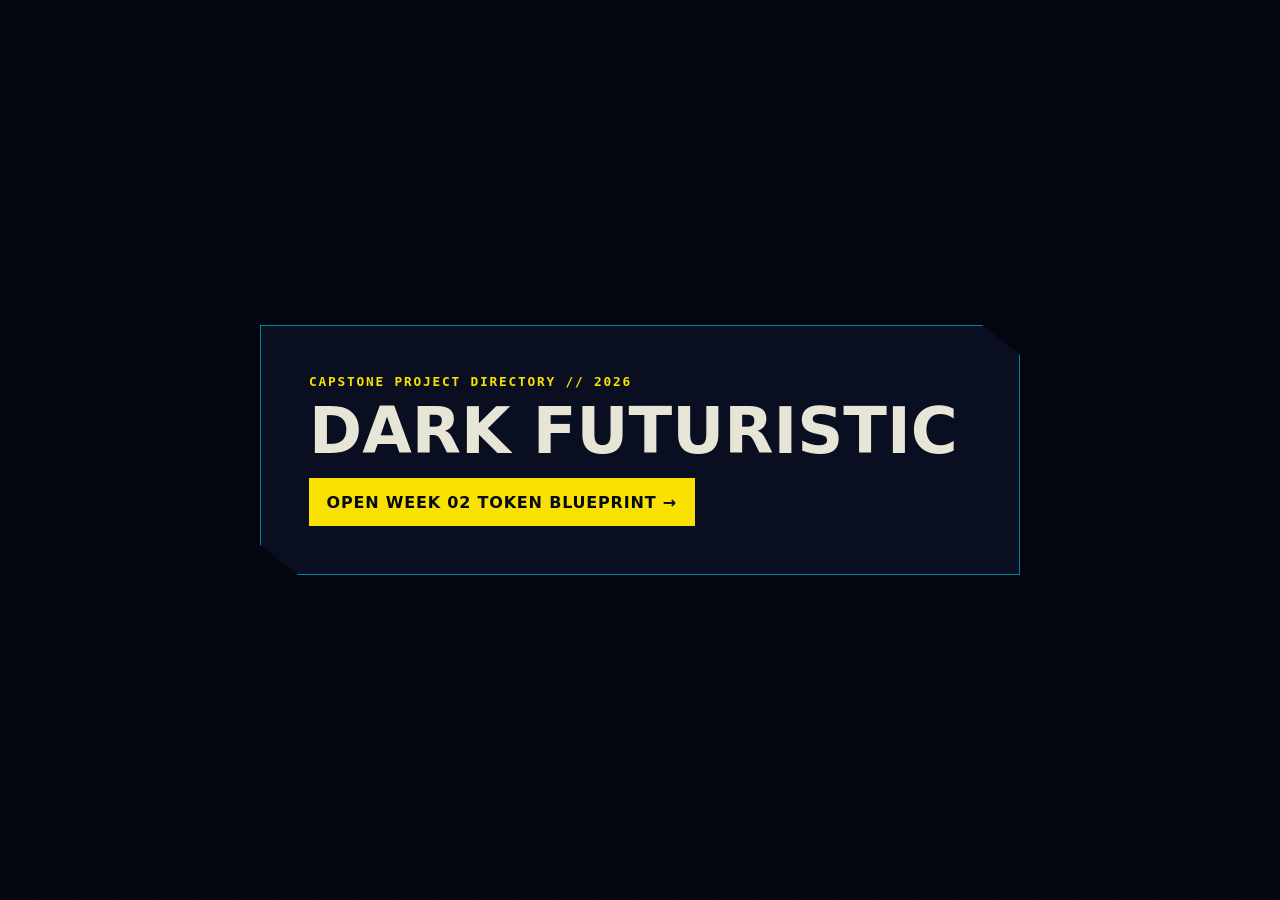
<file: index.html>
<!DOCTYPE html>
<html lang="en">
<head>
  <meta charset="UTF-8">
  <meta name="viewport" content="width=device-width, initial-scale=1.0">
  <meta name="description" content="Dark Futuristic capstone project milestone directory.">
  <title>Dark Futuristic | Capstone Milestones</title>
  <style>
    :root {
      color-scheme: dark;
      --bg: oklch(12% 0.025 270);
      --surface: oklch(18% 0.04 270);
      --text: oklch(92% 0.02 100);
      --muted: oklch(72% 0.035 250);
      --accent: oklch(90% 0.20 102);
      --line: oklch(52% 0.17 208);
    }

    * { box-sizing: border-box; }

    body {
      margin: 0;
      min-height: 100vh;
      display: grid;
      place-items: center;
      padding: 2rem;
      font-family: Inter, ui-sans-serif, system-ui, -apple-system, BlinkMacSystemFont, "Segoe UI", sans-serif;
      color: var(--text);
      background:
        linear-gradient(oklch(12% 0.025 270 / 0.88), oklch(12% 0.025 270 / 0.96)),
        repeating-linear-gradient(90deg, transparent 0 39px, oklch(52% 0.17 208 / 0.08) 40px),
        repeating-linear-gradient(0deg, transparent 0 39px, oklch(52% 0.17 208 / 0.08) 40px),
        var(--bg);
    }

    main {
      width: min(760px, 100%);
      padding: clamp(1.5rem, 4vw, 3rem);
      border: 1px solid var(--line);
      background: oklch(18% 0.04 270 / 0.9);
      box-shadow: 10px 10px 0 oklch(90% 0.20 102 / 0.18);
      clip-path: polygon(0 0, 95% 0, 100% 12%, 100% 100%, 5% 100%, 0 88%);
    }

    .eyebrow {
      margin: 0 0 .75rem;
      color: var(--accent);
      font: 700 .8rem/1.2 ui-monospace, SFMono-Regular, Menlo, monospace;
      letter-spacing: .14em;
      text-transform: uppercase;
    }

    h1 {
      margin: 0;
      font-size: clamp(2rem, 1.2rem + 4vw, 4rem);
      line-height: .95;
      text-transform: uppercase;
    }

    p { color: var(--muted); line-height: 1.7; }

    a {
      display: inline-flex;
      align-items: center;
      gap: .6rem;
      margin-top: 1rem;
      padding: .9rem 1.1rem;
      color: oklch(15% 0.03 270);
      background: var(--accent);
      text-decoration: none;
      font-weight: 800;
      text-transform: uppercase;
      letter-spacing: .05em;
    }

    a:hover, a:focus-visible { transform: translate(-2px, -2px); box-shadow: 4px 4px 0 var(--line); }
    a:focus-visible { outline: 3px solid var(--text); outline-offset: 4px; }
  </style>
</head>
<body>
  <main>
    <p class="eyebrow">Capstone Project Directory // 2026</p>
    <h1>Dark Futuristic</h1>
    <a href="week02/index.html">Open Week 02 Token Blueprint →</a>
  </main>
</body>
</html>
</file>
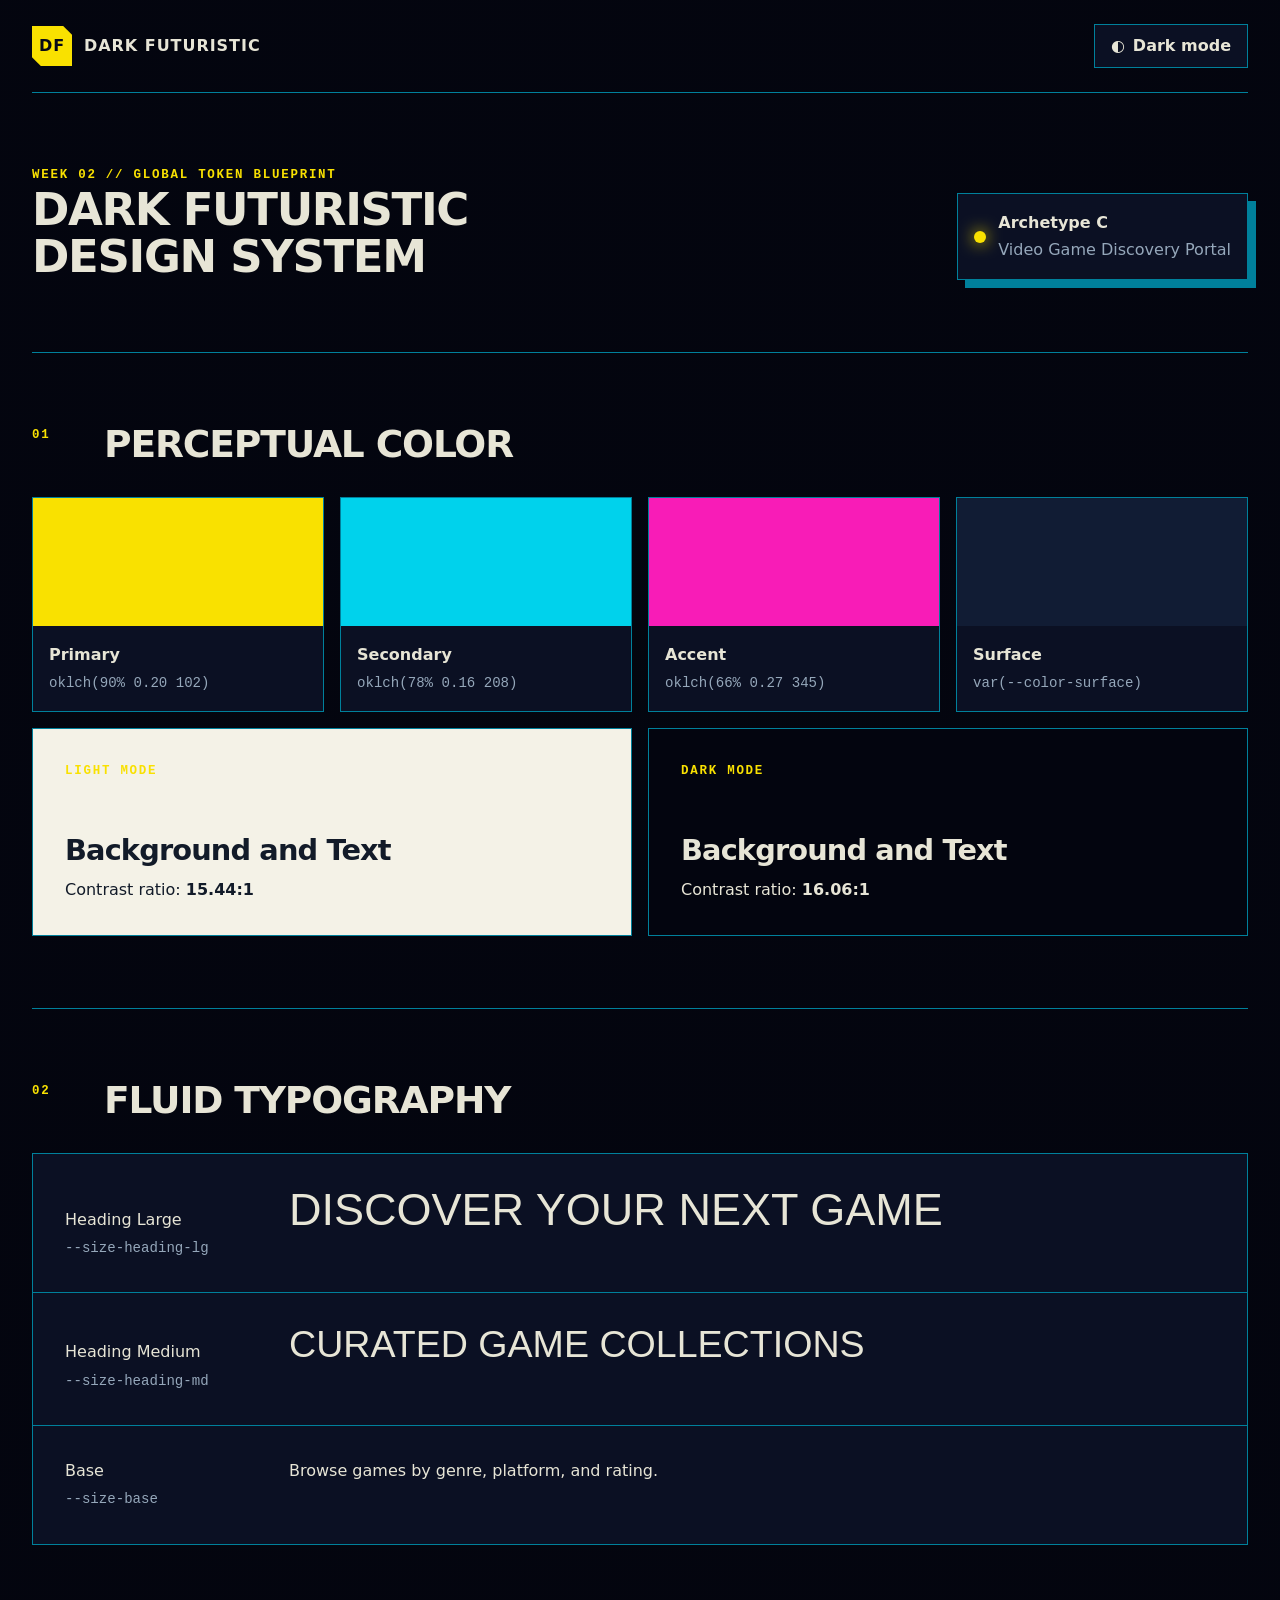
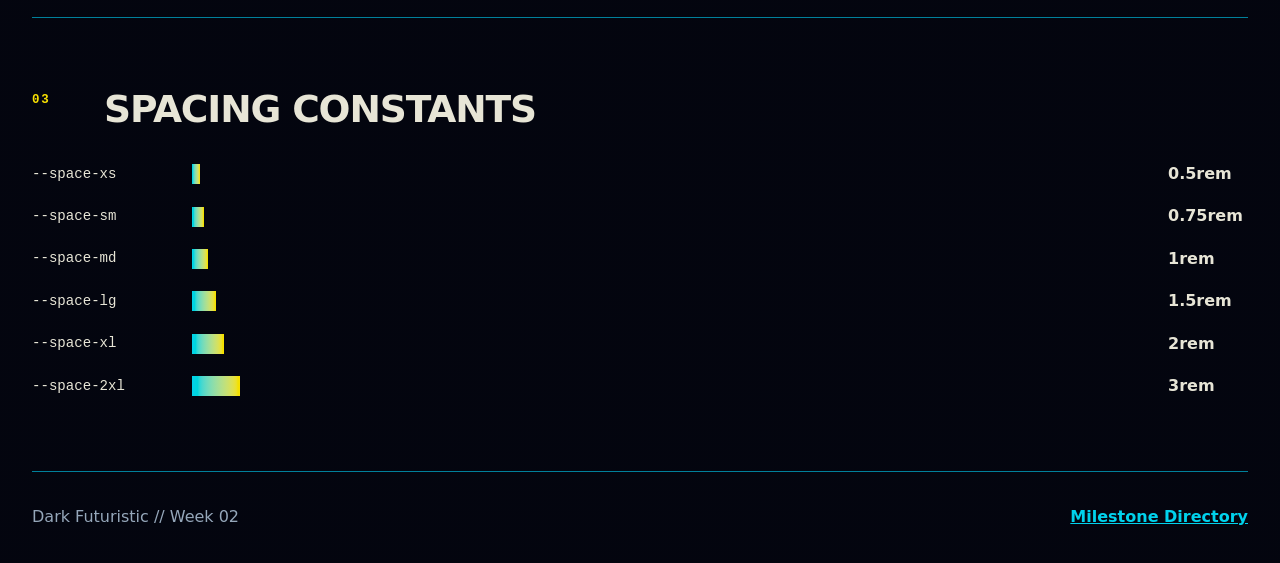
<file: week02/index.html>
<!DOCTYPE html>
<html lang="en" data-theme="dark">
<head>
  <meta charset="UTF-8">

  <meta
    name="viewport"
    content="width=device-width, initial-scale=1.0"
  >

  <meta
    name="description"
    content="Dark Futuristic Week 02 design-system token blueprint."
  >

  <title>Dark Futuristic | Week 02 Design Tokens</title>

  <link rel="stylesheet" href="styles.css">
</head>

<body>
  <a class="skip-link" href="#main-content">
    Skip to main content
  </a>

  <header class="site-header">
    <a class="brand" href="../index.html">
      <span class="brand__mark" aria-hidden="true">DF</span>
      <span>Dark Futuristic</span>
    </a>

    <button
      class="theme-toggle"
      type="button"
      aria-pressed="true"
      aria-label="Switch to light mode"
    >
      <span aria-hidden="true">◐</span>
      <span class="theme-toggle__label">Dark mode</span>
    </button>
  </header>

  <main id="main-content">
    <section class="hero" aria-labelledby="page-title">
      <div>
        <p class="eyebrow">
          Week 02 // Global Token Blueprint
        </p>

        <h1 id="page-title">
          Dark Futuristic Design System
        </h1>
      </div>

      <aside class="hero__status" aria-label="Project information">
        <span class="status-dot" aria-hidden="true"></span>

        <div>
          <strong>Archetype C</strong>
          <span>Video Game Discovery Portal</span>
        </div>
      </aside>
    </section>

    <section class="token-section" aria-labelledby="color-title">
      <header class="section-heading">
        <p class="section-number" aria-hidden="true">01</p>

        <div>
          <h2 id="color-title">Perceptual Color</h2>
        </div>
      </header>

      <div class="palette-grid">
        <div class="color-card color-card--primary">
          <span
            class="color-card__swatch"
            aria-hidden="true"
          ></span>

          <div>
            <strong>Primary</strong>
            <code>oklch(90% 0.20 102)</code>
          </div>
        </div>

        <div class="color-card color-card--secondary">
          <span
            class="color-card__swatch"
            aria-hidden="true"
          ></span>

          <div>
            <strong>Secondary</strong>
            <code>oklch(78% 0.16 208)</code>
          </div>
        </div>

        <div class="color-card color-card--accent">
          <span
            class="color-card__swatch"
            aria-hidden="true"
          ></span>

          <div>
            <strong>Accent</strong>
            <code>oklch(66% 0.27 345)</code>
          </div>
        </div>

        <div class="color-card color-card--surface">
          <span
            class="color-card__swatch"
            aria-hidden="true"
          ></span>

          <div>
            <strong>Surface</strong>
            <code>var(--color-surface)</code>
          </div>
        </div>
      </div>

      <div class="contrast-grid">
        <article class="contrast-card contrast-card--light">
          <p class="contrast-card__mode">Light Mode</p>

          <h3>Background and Text</h3>

          <p>
            Contrast ratio:
            <strong>15.44:1</strong>
          </p>
        </article>

        <article class="contrast-card contrast-card--dark">
          <p class="contrast-card__mode">Dark Mode</p>

          <h3>Background and Text</h3>

          <p>
            Contrast ratio:
            <strong>16.06:1</strong>
          </p>
        </article>
      </div>
    </section>

    <section class="token-section" aria-labelledby="type-title">
      <header class="section-heading">
        <p class="section-number" aria-hidden="true">02</p>

        <div>
          <h2 id="type-title">Fluid Typography</h2>
        </div>
      </header>

      <div class="type-specimens">
        <div class="type-row">
          <div>
            <span>Heading Large</span>
            <code>--size-heading-lg</code>
          </div>

          <p class="type-lg">
            Discover Your Next Game
          </p>
        </div>

        <div class="type-row">
          <div>
            <span>Heading Medium</span>
            <code>--size-heading-md</code>
          </div>

          <p class="type-md">
            Curated Game Collections
          </p>
        </div>

        <div class="type-row">
          <div>
            <span>Base</span>
            <code>--size-base</code>
          </div>

          <p class="type-base">
            Browse games by genre, platform, and rating.
          </p>
        </div>
      </div>
    </section>

    <section class="token-section" aria-labelledby="spacing-title">
      <header class="section-heading">
        <p class="section-number" aria-hidden="true">03</p>

        <div>
          <h2 id="spacing-title">Spacing Constants</h2>
        </div>
      </header>

      <div class="spacing-list">
        <div class="spacing-item">
          <code>--space-xs</code>
          <span
            class="space-bar space-bar--xs"
            aria-hidden="true"
          ></span>
          <strong>0.5rem</strong>
        </div>

        <div class="spacing-item">
          <code>--space-sm</code>
          <span
            class="space-bar space-bar--sm"
            aria-hidden="true"
          ></span>
          <strong>0.75rem</strong>
        </div>

        <div class="spacing-item">
          <code>--space-md</code>
          <span
            class="space-bar space-bar--md"
            aria-hidden="true"
          ></span>
          <strong>1rem</strong>
        </div>

        <div class="spacing-item">
          <code>--space-lg</code>
          <span
            class="space-bar space-bar--lg"
            aria-hidden="true"
          ></span>
          <strong>1.5rem</strong>
        </div>

        <div class="spacing-item">
          <code>--space-xl</code>
          <span
            class="space-bar space-bar--xl"
            aria-hidden="true"
          ></span>
          <strong>2rem</strong>
        </div>

        <div class="spacing-item">
          <code>--space-2xl</code>
          <span
            class="space-bar space-bar--2xl"
            aria-hidden="true"
          ></span>
          <strong>3rem</strong>
        </div>
      </div>
    </section>
  </main>

  <footer>
    <p>Dark Futuristic // Week 02</p>

    <a href="../index.html">
      Milestone Directory
    </a>
  </footer>

  <script>
    const root = document.documentElement;
    const toggle = document.querySelector(".theme-toggle");
    const label = document.querySelector(".theme-toggle__label");

    toggle.addEventListener("click", () => {
      const isDark = root.dataset.theme === "dark";
      const nextTheme = isDark ? "light" : "dark";

      root.dataset.theme = nextTheme;

      toggle.setAttribute(
        "aria-pressed",
        String(nextTheme === "dark")
      );

      toggle.setAttribute(
        "aria-label",
        `Switch to ${nextTheme === "dark" ? "light" : "dark"} mode`
      );

      label.textContent =
        nextTheme === "dark" ? "Dark mode" : "Light mode";
    });
  </script>
</body>
</html>
</file>
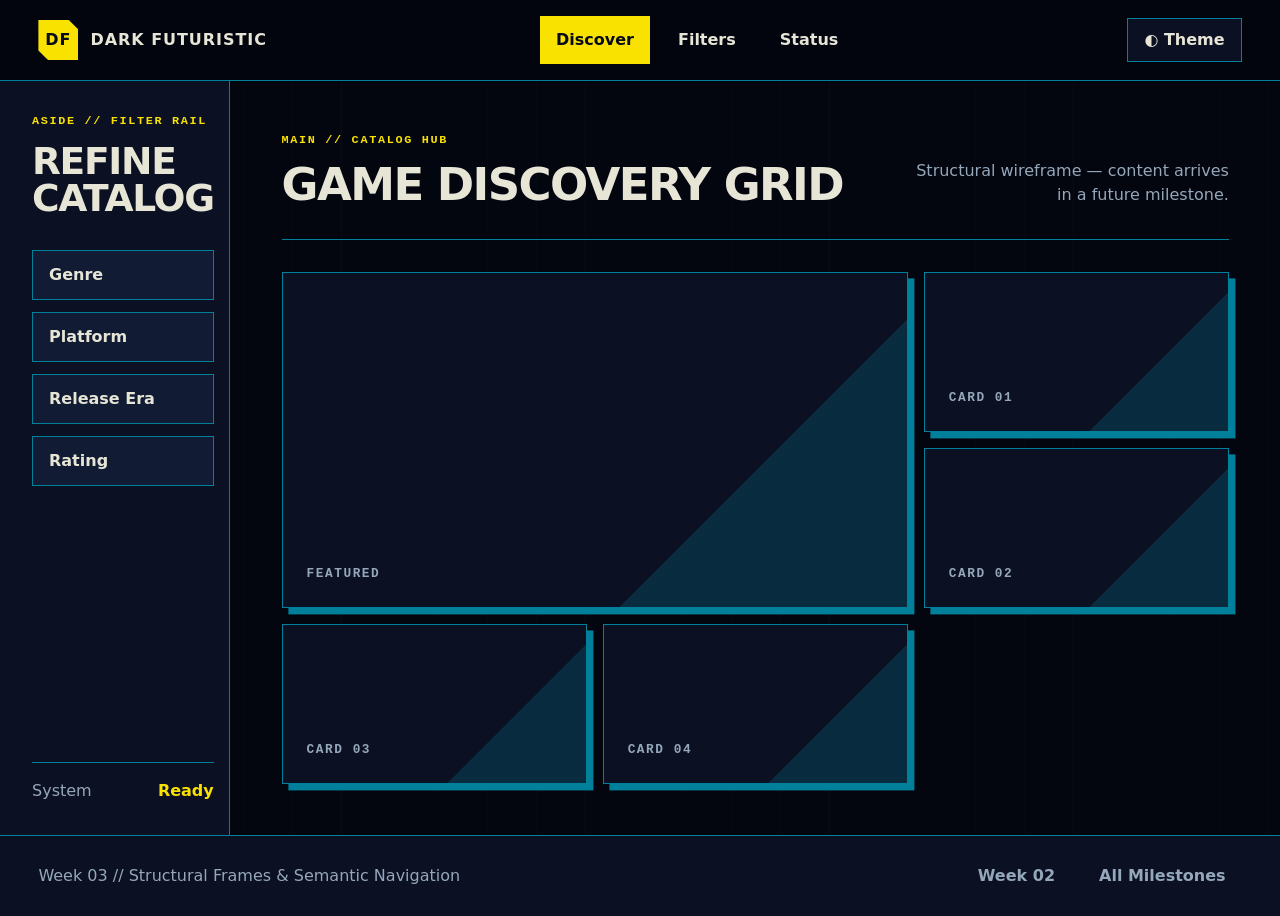
<file: week03/index.html>
<!DOCTYPE html>
<html lang="en" data-theme="dark">
<head>
  <meta charset="UTF-8">
  <meta name="viewport" content="width=device-width, initial-scale=1.0">
  <meta name="description" content="Dark Futuristic Week 03 semantic structural frame for a video game curation portal.">
  <title>Dark Futuristic | Week 03 Structural Frame</title>
  <link rel="stylesheet" href="styles.css">
</head>
<body>
  <a class="skip-link" href="#catalog">Skip to game catalog</a>

  <header class="site-header">
    <a class="brand" href="../index.html" aria-label="Dark Futuristic milestone directory">
      <span class="brand__mark" aria-hidden="true">DF</span>
      <span>Dark Futuristic</span>
    </a>

    <nav class="primary-nav" aria-label="Primary navigation">
      <a href="#catalog" aria-current="page">Discover</a>
      <a href="#filter-panel">Filters</a>
      <a href="#project-status">Status</a>
    </nav>

    <button class="theme-toggle" type="button" aria-pressed="true">
      <span aria-hidden="true">◐</span>
      <span>Theme</span>
    </button>
  </header>

  <section class="portal-frame" aria-label="Video game discovery portal layout">
    <aside class="filter-rail" id="filter-panel" aria-labelledby="filter-title">
      <header class="panel-heading">
        <p class="zone-label">Aside // Filter Rail</p>
        <h1 id="filter-title">Refine Catalog</h1>
      </header>

      <nav class="filter-nav" aria-label="Catalog filters">
        <a href="#genre">Genre</a>
        <a href="#platform">Platform</a>
        <a href="#release">Release Era</a>
        <a href="#rating">Rating</a>
      </nav>

      <footer class="filter-status">
        <span>System</span>
        <strong>Ready</strong>
      </footer>
    </aside>

    <main class="catalog" id="catalog" tabindex="-1">
      <header class="catalog-heading">
        <section>
          <p class="zone-label">Main // Catalog Hub</p>
          <h2>Game Discovery Grid</h2>
        </section>
        <p class="layout-note">Structural wireframe — content arrives in a future milestone.</p>
      </header>

      <section class="catalog-grid" aria-label="Future catalog card positions">
        <article aria-label="Featured game card position"><span>Featured</span></article>
        <article aria-label="Game card position one"><span>Card 01</span></article>
        <article aria-label="Game card position two"><span>Card 02</span></article>
        <article aria-label="Game card position three"><span>Card 03</span></article>
        <article aria-label="Game card position four"><span>Card 04</span></article>
      </section>
    </main>
  </section>

  <footer class="site-footer" id="project-status">
    <p>Week 03 // Structural Frames &amp; Semantic Navigation</p>
    <nav aria-label="Milestone navigation">
      <a href="../week02/index.html">Week 02</a>
      <a href="../index.html">All Milestones</a>
    </nav>
  </footer>

  <script>
    const root = document.documentElement;
    const toggle = document.querySelector('.theme-toggle');

    toggle.addEventListener('click', () => {
      const isDark = root.dataset.theme === 'dark';
      root.dataset.theme = isDark ? 'light' : 'dark';
      toggle.setAttribute('aria-pressed', String(!isDark));
    });
  </script>
</body>
</html>
</file>
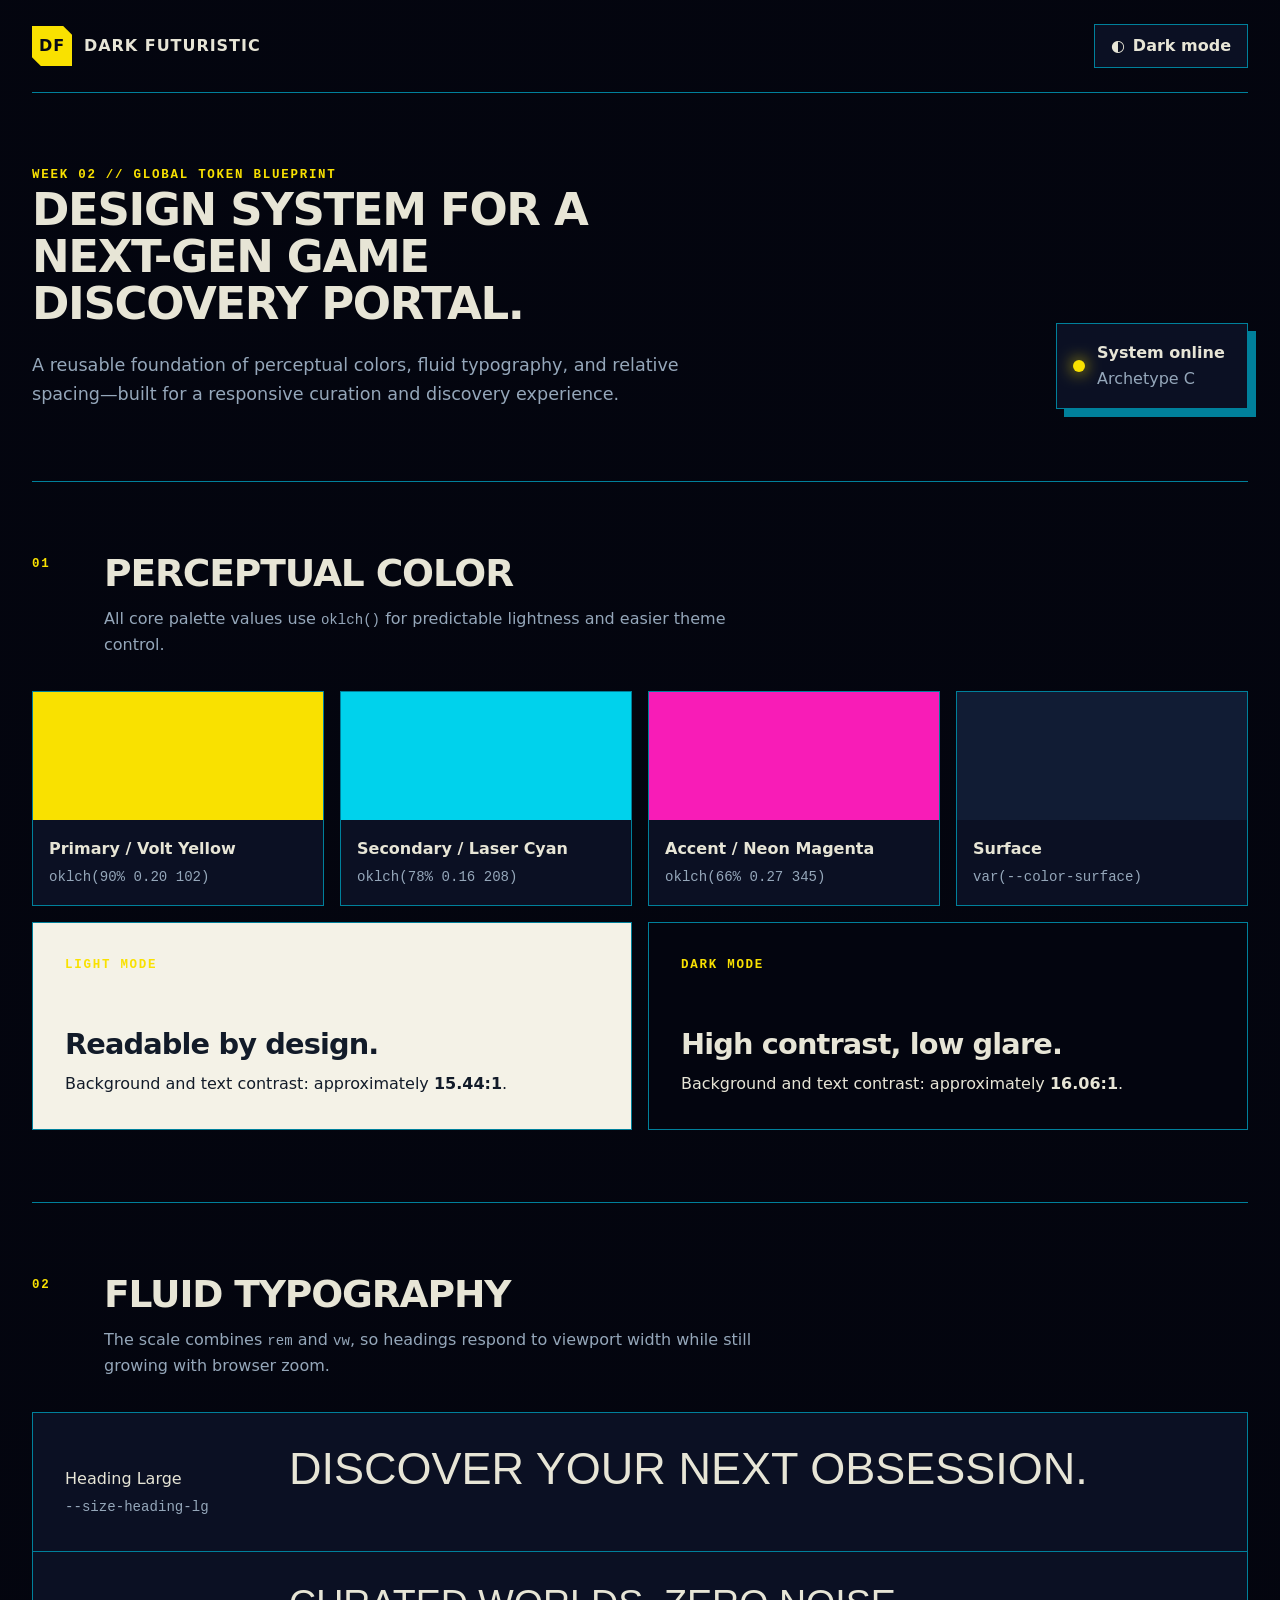
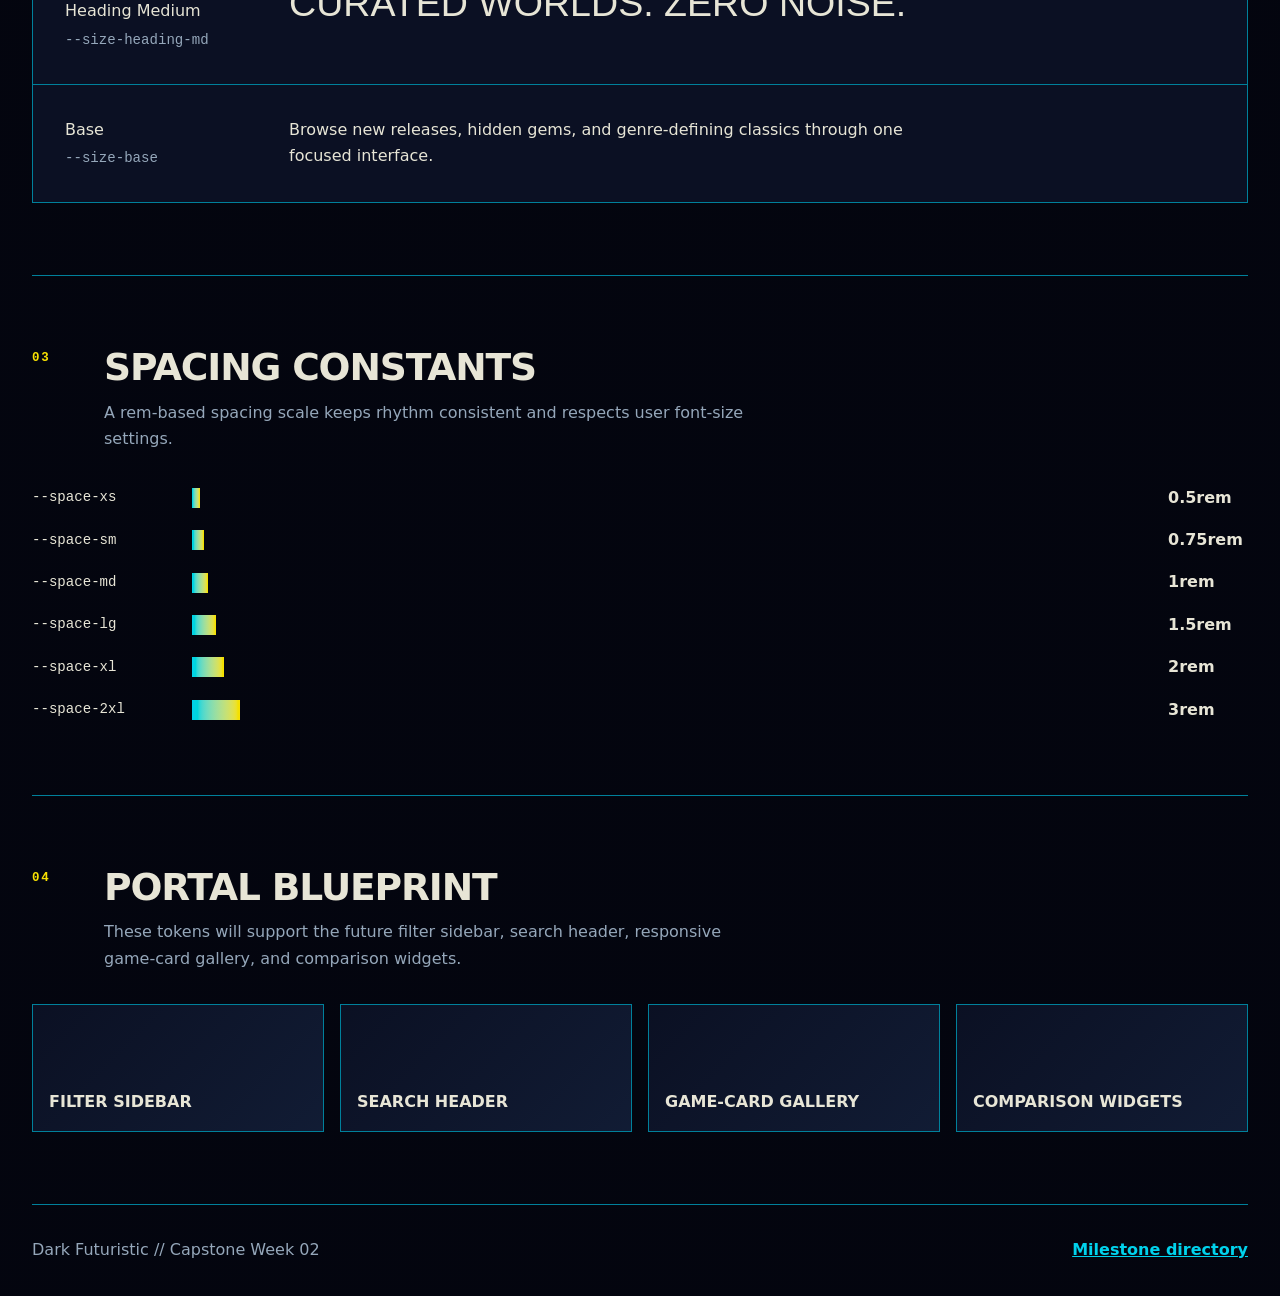
<file: week2/index.html>
<!DOCTYPE html>
<html lang="en" data-theme="dark">
<head>
  <meta charset="UTF-8">
  <meta name="viewport" content="width=device-width, initial-scale=1.0">
  <meta name="description" content="Dark Futuristic design system token blueprint for a video game discovery portal.">
  <title>Dark Futuristic | Week 02 Design Tokens</title>
  <link rel="stylesheet" href="styles.css">
</head>
<body>
  <a class="skip-link" href="#main-content">Skip to main content</a>

  <header class="site-header">
    <a class="brand" href="../index.html" aria-label="Dark Futuristic home">
      <span class="brand__mark" aria-hidden="true">DF</span>
      <span>Dark Futuristic</span>
    </a>
    <button class="theme-toggle" type="button" aria-pressed="true" aria-label="Switch to light mode">
      <span aria-hidden="true">◐</span>
      <span class="theme-toggle__label">Dark mode</span>
    </button>
  </header>

  <main id="main-content">
    <section class="hero" aria-labelledby="page-title">
      <div>
        <p class="eyebrow">Week 02 // Global Token Blueprint</p>
        <h1 id="page-title">Design system for a next-gen game discovery portal.</h1>
        <p class="hero__summary">A reusable foundation of perceptual colors, fluid typography, and relative spacing—built for a responsive curation and discovery experience.</p>
      </div>
      <aside class="hero__status" aria-label="Project status">
        <span class="status-dot" aria-hidden="true"></span>
        <div>
          <strong>System online</strong>
          <span>Archetype C</span>
        </div>
      </aside>
    </section>

    <section class="token-section" aria-labelledby="color-title">
      <div class="section-heading">
        <p class="section-number">01</p>
        <div>
          <h2 id="color-title">Perceptual color</h2>
          <p>All core palette values use <code>oklch()</code> for predictable lightness and easier theme control.</p>
        </div>
      </div>

      <div class="palette-grid">
        <article class="color-card color-card--primary">
          <span class="color-card__swatch"></span>
          <div><strong>Primary / Volt Yellow</strong><code>oklch(90% 0.20 102)</code></div>
        </article>
        <article class="color-card color-card--secondary">
          <span class="color-card__swatch"></span>
          <div><strong>Secondary / Laser Cyan</strong><code>oklch(78% 0.16 208)</code></div>
        </article>
        <article class="color-card color-card--accent">
          <span class="color-card__swatch"></span>
          <div><strong>Accent / Neon Magenta</strong><code>oklch(66% 0.27 345)</code></div>
        </article>
        <article class="color-card color-card--surface">
          <span class="color-card__swatch"></span>
          <div><strong>Surface</strong><code>var(--color-surface)</code></div>
        </article>
      </div>

      <div class="contrast-grid">
        <article class="contrast-card contrast-card--light">
          <p class="contrast-card__mode">Light mode</p>
          <h3>Readable by design.</h3>
          <p>Background and text contrast: approximately <strong>15.44:1</strong>.</p>
        </article>
        <article class="contrast-card contrast-card--dark">
          <p class="contrast-card__mode">Dark mode</p>
          <h3>High contrast, low glare.</h3>
          <p>Background and text contrast: approximately <strong>16.06:1</strong>.</p>
        </article>
      </div>
    </section>

    <section class="token-section" aria-labelledby="type-title">
      <div class="section-heading">
        <p class="section-number">02</p>
        <div>
          <h2 id="type-title">Fluid typography</h2>
          <p>The scale combines <code>rem</code> and <code>vw</code>, so headings respond to viewport width while still growing with browser zoom.</p>
        </div>
      </div>

      <div class="type-specimens">
        <article class="type-row">
          <div><span>Heading Large</span><code>--size-heading-lg</code></div>
          <p class="type-lg">Discover your next obsession.</p>
        </article>
        <article class="type-row">
          <div><span>Heading Medium</span><code>--size-heading-md</code></div>
          <p class="type-md">Curated worlds. Zero noise.</p>
        </article>
        <article class="type-row">
          <div><span>Base</span><code>--size-base</code></div>
          <p class="type-base">Browse new releases, hidden gems, and genre-defining classics through one focused interface.</p>
        </article>
      </div>
    </section>

    <section class="token-section" aria-labelledby="spacing-title">
      <div class="section-heading">
        <p class="section-number">03</p>
        <div>
          <h2 id="spacing-title">Spacing constants</h2>
          <p>A rem-based spacing scale keeps rhythm consistent and respects user font-size settings.</p>
        </div>
      </div>

      <div class="spacing-list">
        <div class="spacing-item"><code>--space-xs</code><span class="space-bar space-bar--xs"></span><strong>0.5rem</strong></div>
        <div class="spacing-item"><code>--space-sm</code><span class="space-bar space-bar--sm"></span><strong>0.75rem</strong></div>
        <div class="spacing-item"><code>--space-md</code><span class="space-bar space-bar--md"></span><strong>1rem</strong></div>
        <div class="spacing-item"><code>--space-lg</code><span class="space-bar space-bar--lg"></span><strong>1.5rem</strong></div>
        <div class="spacing-item"><code>--space-xl</code><span class="space-bar space-bar--xl"></span><strong>2rem</strong></div>
        <div class="spacing-item"><code>--space-2xl</code><span class="space-bar space-bar--2xl"></span><strong>3rem</strong></div>
      </div>
    </section>

    <section class="token-section blueprint" aria-labelledby="blueprint-title">
      <div class="section-heading">
        <p class="section-number">04</p>
        <div>
          <h2 id="blueprint-title">Portal blueprint</h2>
          <p>These tokens will support the future filter sidebar, search header, responsive game-card gallery, and comparison widgets.</p>
        </div>
      </div>
      <div class="blueprint-grid" aria-label="Future interface components">
        <div>Filter sidebar</div>
        <div>Search header</div>
        <div>Game-card gallery</div>
        <div>Comparison widgets</div>
      </div>
    </section>
  </main>

  <footer>
    <p>Dark Futuristic // Capstone Week 02</p>
    <a href="../index.html">Milestone directory</a>
  </footer>

  <script>
    const root = document.documentElement;
    const toggle = document.querySelector('.theme-toggle');
    const label = document.querySelector('.theme-toggle__label');

    toggle.addEventListener('click', () => {
      const isDark = root.dataset.theme === 'dark';
      root.dataset.theme = isDark ? 'light' : 'dark';
      toggle.setAttribute('aria-pressed', String(!isDark));
      toggle.setAttribute('aria-label', `Switch to ${isDark ? 'dark' : 'light'} mode`);
      label.textContent = isDark ? 'Light mode' : 'Dark mode';
    });
  </script>
</body>
</html>
</file>
<file: week02/styles.css>
@layer reset, tokens, base, components, utilities;

@layer tokens {
  :root {
    color-scheme: light dark;

    /* Brand colors: cyberpunk-inspired, without copied artwork or logos. */
    --color-primary: oklch(90% 0.20 102);
    --color-secondary: oklch(78% 0.16 208);
    --color-accent: oklch(66% 0.27 345);

    /* Light mode tokens */
    --color-background: oklch(96% 0.015 100);
    --color-surface: oklch(100% 0 0);
    --color-surface-raised: oklch(92% 0.025 235);
    --color-text: oklch(22% 0.03 260);
    --color-text-muted: oklch(46% 0.035 255);
    --color-border: oklch(70% 0.08 210);

    /* Fluid type tokens */
    --size-base: 1rem;
    --size-heading-md: clamp(1.5rem, 1.15rem + 1.5vw, 2.5rem);
    --size-heading-lg: clamp(1.75rem, 1.31rem + 1.88vw, 3rem);

    /* Relative spacing tokens */
    --space-xs: 0.5rem;
    --space-sm: 0.75rem;
    --space-md: 1rem;
    --space-lg: 1.5rem;
    --space-xl: 2rem;
    --space-2xl: 3rem;
    --space-3xl: 4.5rem;

    --radius-sm: 0.25rem;
    --radius-md: 0.75rem;
    --shadow-hard: 0.5rem 0.5rem 0 var(--color-border);
    --content-width: 76rem;
  }

  :root[data-theme="dark"] {
    --color-background: oklch(12% 0.025 270);
    --color-surface: oklch(18% 0.04 270);
    --color-surface-raised: oklch(23% 0.05 265);
    --color-text: oklch(92% 0.02 100);
    --color-text-muted: oklch(72% 0.035 250);
    --color-border: oklch(52% 0.17 208);
  }
}

@layer reset {
  *, *::before, *::after { box-sizing: border-box; }
  html { scroll-behavior: smooth; }
  body, h1, h2, h3, p { margin: 0; }
  button, input { font: inherit; }
  img, svg { display: block; max-width: 100%; }
}

@layer base {
  body {
    min-width: 20rem;
    color: var(--color-text);
    background:
      linear-gradient(var(--color-background), var(--color-background)),
      repeating-linear-gradient(90deg, transparent 0 3rem, oklch(60% 0.12 210 / .08) 3.05rem),
      var(--color-background);
    font-family: Inter, ui-sans-serif, system-ui, -apple-system, BlinkMacSystemFont, "Segoe UI", sans-serif;
    font-size: var(--size-base);
    line-height: 1.65;
  }

  h1, h2, h3 {
    font-family: "Arial Black", Impact, ui-sans-serif, system-ui, sans-serif;
    line-height: 1.05;
    letter-spacing: -0.03em;
  }

  h1 { font-size: var(--size-heading-lg); text-transform: uppercase; max-width: 18ch; }
  h2 { font-size: var(--size-heading-md); text-transform: uppercase; }
  h3 { font-size: 1.35rem; }
  a { color: inherit; }
  code { font-family: ui-monospace, SFMono-Regular, Menlo, Consolas, monospace; font-size: .88em; }
}

@layer components {
  .skip-link {
    position: fixed;
    inset: var(--space-md) auto auto var(--space-md);
    z-index: 10;
    padding: var(--space-sm) var(--space-md);
    background: var(--color-primary);
    color: oklch(15% 0.03 270);
    font-weight: 800;
    transform: translateY(-180%);
  }
  .skip-link:focus { transform: translateY(0); }

  .site-header, main, footer { width: min(calc(100% - 2rem), var(--content-width)); margin-inline: auto; }

  .site-header {
    display: flex;
    justify-content: space-between;
    align-items: center;
    gap: var(--space-md);
    padding-block: var(--space-lg);
    border-bottom: 1px solid var(--color-border);
  }

  .brand { display: inline-flex; align-items: center; gap: var(--space-sm); text-decoration: none; font-weight: 900; text-transform: uppercase; letter-spacing: .06em; }
  .brand__mark { display: grid; place-items: center; inline-size: 2.5rem; block-size: 2.5rem; color: oklch(15% 0.03 270); background: var(--color-primary); clip-path: polygon(0 0, 78% 0, 100% 22%, 100% 100%, 22% 100%, 0 78%); }

  .theme-toggle {
    display: inline-flex;
    align-items: center;
    gap: var(--space-xs);
    min-height: 2.75rem;
    padding-inline: var(--space-md);
    border: 1px solid var(--color-border);
    color: var(--color-text);
    background: var(--color-surface);
    cursor: pointer;
    font-weight: 800;
  }
  .theme-toggle:hover { box-shadow: .25rem .25rem 0 var(--color-primary); transform: translate(-.1rem, -.1rem); }
  .theme-toggle:focus-visible, a:focus-visible { outline: .2rem solid var(--color-accent); outline-offset: .2rem; }

  .hero {
    display: grid;
    grid-template-columns: minmax(0, 1fr) auto;
    gap: var(--space-xl);
    align-items: end;
    padding-block: var(--space-3xl);
  }
  .eyebrow, .section-number, .contrast-card__mode {
    color: var(--color-primary);
    font-family: ui-monospace, SFMono-Regular, Menlo, monospace;
    font-size: .78rem;
    font-weight: 900;
    letter-spacing: .14em;
    text-transform: uppercase;
  }
  .hero__summary { max-width: 62ch; margin-top: var(--space-lg); color: var(--color-text-muted); font-size: 1.1rem; }
  .hero__status { display: flex; align-items: center; gap: var(--space-sm); min-width: 12rem; padding: var(--space-md); border: 1px solid var(--color-border); background: var(--color-surface); box-shadow: var(--shadow-hard); }
  .hero__status span { display: block; color: var(--color-text-muted); }
  .status-dot { inline-size: .75rem; block-size: .75rem; border-radius: 50%; background: var(--color-primary); box-shadow: 0 0 1rem var(--color-primary); }

  .token-section { padding-block: var(--space-3xl); border-top: 1px solid var(--color-border); }
  .section-heading { display: grid; grid-template-columns: 3rem minmax(0, 1fr); gap: var(--space-lg); margin-bottom: var(--space-xl); }
  .section-heading > div > p { max-width: 65ch; margin-top: var(--space-sm); color: var(--color-text-muted); }

  .palette-grid { display: grid; grid-template-columns: repeat(4, minmax(0, 1fr)); gap: var(--space-md); }
  .color-card { overflow: hidden; border: 1px solid var(--color-border); background: var(--color-surface); }
  .color-card__swatch { display: block; min-height: 8rem; }
  .color-card > div { display: grid; gap: .25rem; padding: var(--space-md); }
  .color-card code { color: var(--color-text-muted); overflow-wrap: anywhere; }
  .color-card--primary .color-card__swatch { background: var(--color-primary); }
  .color-card--secondary .color-card__swatch { background: var(--color-secondary); }
  .color-card--accent .color-card__swatch { background: var(--color-accent); }
  .color-card--surface .color-card__swatch { background: var(--color-surface-raised); }

  .contrast-grid { display: grid; grid-template-columns: repeat(2, minmax(0, 1fr)); gap: var(--space-md); margin-top: var(--space-md); }
  .contrast-card { min-height: 13rem; padding: var(--space-xl); border: 1px solid var(--color-border); }
  .contrast-card h3 { margin-block: auto var(--space-sm); font-size: 1.8rem; }
  .contrast-card { display: flex; flex-direction: column; }
  .contrast-card--light { color: oklch(22% 0.03 260); background: oklch(96% 0.015 100); }
  .contrast-card--dark { color: oklch(92% 0.02 100); background: oklch(12% 0.025 270); }

  .type-specimens { border: 1px solid var(--color-border); background: var(--color-surface); }
  .type-row { display: grid; grid-template-columns: 12rem minmax(0, 1fr); gap: var(--space-xl); align-items: baseline; padding: var(--space-xl); }
  .type-row + .type-row { border-top: 1px solid var(--color-border); }
  .type-row > div { display: grid; gap: .25rem; }
  .type-row code { color: var(--color-text-muted); }
  .type-lg, .type-md { font-family: "Arial Black", Impact, sans-serif; line-height: 1.05; text-transform: uppercase; }
  .type-lg { font-size: var(--size-heading-lg); }
  .type-md { font-size: var(--size-heading-md); }
  .type-base { max-width: 62ch; }

  .spacing-list { display: grid; gap: var(--space-md); }
  .spacing-item { display: grid; grid-template-columns: 9rem minmax(0, 1fr) 5rem; gap: var(--space-md); align-items: center; }
  .space-bar { display: block; height: 1.25rem; background: linear-gradient(90deg, var(--color-secondary), var(--color-primary)); }
  .space-bar--xs { width: var(--space-xs); }
  .space-bar--sm { width: var(--space-sm); }
  .space-bar--md { width: var(--space-md); }
  .space-bar--lg { width: var(--space-lg); }
  .space-bar--xl { width: var(--space-xl); }
  .space-bar--2xl { width: var(--space-2xl); }

  .blueprint-grid { display: grid; grid-template-columns: repeat(4, minmax(0, 1fr)); gap: var(--space-md); }
  .blueprint-grid div { min-height: 8rem; display: grid; place-items: end start; padding: var(--space-md); border: 1px solid var(--color-border); background: linear-gradient(135deg, var(--color-surface), var(--color-surface-raised)); font-weight: 900; text-transform: uppercase; }

  footer { display: flex; justify-content: space-between; gap: var(--space-md); padding-block: var(--space-xl); border-top: 1px solid var(--color-border); color: var(--color-text-muted); }
  footer a { color: var(--color-secondary); font-weight: 800; }
}

@layer utilities {
  @media (max-width: 48rem) {
    .hero { grid-template-columns: 1fr; }
    .hero__status { width: fit-content; }
    .palette-grid, .blueprint-grid { grid-template-columns: repeat(2, minmax(0, 1fr)); }
    .type-row { grid-template-columns: 1fr; }
  }

  @media (max-width: 34rem) {
    .site-header { align-items: flex-start; }
    .brand > span:last-child, .theme-toggle__label { display: none; }
    .section-heading { grid-template-columns: 1fr; gap: var(--space-xs); }
    .palette-grid, .contrast-grid, .blueprint-grid { grid-template-columns: 1fr; }
    .spacing-item { grid-template-columns: 1fr auto; }
    .spacing-item .space-bar { grid-column: 1 / -1; }
    footer { flex-direction: column; }
  }

  @media (prefers-reduced-motion: reduce) {
    *, *::before, *::after { scroll-behavior: auto !important; transition: none !important; }
  }
}
</file>
<file: week03/styles.css>
@layer reset, tokens, base, layout, components, responsive;

@layer tokens {
  :root {
    color-scheme: light dark;

    --color-primary: oklch(90% 0.20 102);
    --color-secondary: oklch(78% 0.16 208);
    --color-accent: oklch(66% 0.27 345);

    --color-background: oklch(96% 0.015 100);
    --color-surface: oklch(100% 0 0);
    --color-surface-raised: oklch(92% 0.025 235);
    --color-text: oklch(22% 0.03 260);
    --color-text-muted: oklch(46% 0.035 255);
    --color-border: oklch(70% 0.08 210);

    --size-base: 1rem;
    --size-heading-md: clamp(1.5rem, 1.15rem + 1.5vw, 2.5rem);
    --size-heading-lg: clamp(1.75rem, 1.31rem + 1.88vw, 3rem);

    --space-xs: 0.5rem;
    --space-sm: 0.75rem;
    --space-md: 1rem;
    --space-lg: 1.5rem;
    --space-xl: 2rem;
    --space-2xl: 3rem;
    --space-3xl: 4.5rem;

    --rail-width: clamp(13rem, 18vw, 19rem);
    --header-height: auto;
    --shadow-hard: 0.4rem 0.4rem 0 var(--color-border);
  }

  :root[data-theme="dark"] {
    --color-background: oklch(12% 0.025 270);
    --color-surface: oklch(18% 0.04 270);
    --color-surface-raised: oklch(23% 0.05 265);
    --color-text: oklch(92% 0.02 100);
    --color-text-muted: oklch(72% 0.035 250);
    --color-border: oklch(52% 0.17 208);
  }
}

@layer reset {
  *, *::before, *::after { box-sizing: border-box; }
  html { scroll-behavior: smooth; }
  body, h1, h2, p { margin: 0; }
  button { font: inherit; }
}

@layer base {
  body {
    min-width: 20rem;
    min-height: 100vh;
    min-height: 100dvh;
    display: grid;
    grid-template-rows: auto minmax(0, 1fr) auto;
    color: var(--color-text);
    background:
      repeating-linear-gradient(90deg, transparent 0 3rem, oklch(60% 0.12 210 / .06) 3.05rem),
      var(--color-background);
    font-family: Inter, ui-sans-serif, system-ui, -apple-system, BlinkMacSystemFont, "Segoe UI", sans-serif;
    font-size: var(--size-base);
    line-height: 1.5;
  }

  h1, h2 {
    font-family: "Arial Black", Impact, ui-sans-serif, system-ui, sans-serif;
    line-height: 1;
    letter-spacing: -0.035em;
    text-transform: uppercase;
  }

  h1 { font-size: var(--size-heading-md); }
  h2 { font-size: var(--size-heading-lg); }
  a { color: inherit; }
}

@layer layout {
  .site-header {
    position: sticky;
    inset-block-start: 0;
    z-index: 5;
    display: grid;
    grid-template-columns: auto minmax(0, 1fr) auto;
    align-items: center;
    gap: var(--space-lg);
    padding: var(--space-md) clamp(var(--space-md), 3vw, var(--space-2xl));
    border-bottom: 1px solid var(--color-border);
    background: oklch(from var(--color-background) l c h / .94);
    backdrop-filter: blur(.8rem);
  }

  .portal-frame {
    min-height: 0;
    display: grid;
    grid-template-columns: minmax(13rem, var(--rail-width)) minmax(0, 1fr);
  }

  .filter-rail {
    min-width: 0;
    display: grid;
    grid-template-rows: auto 1fr auto;
    gap: var(--space-xl);
    padding: var(--space-xl);
    border-right: 1px solid var(--color-border);
    background: var(--color-surface);
  }

  .catalog {
    min-width: 0;
    padding: clamp(var(--space-lg), 4vw, var(--space-3xl));
  }

  .catalog-heading {
    display: flex;
    justify-content: space-between;
    align-items: end;
    gap: var(--space-xl);
    padding-bottom: var(--space-xl);
    border-bottom: 1px solid var(--color-border);
  }

  .catalog-grid {
    display: grid;
    grid-template-columns: repeat(3, minmax(0, 1fr));
    grid-auto-rows: minmax(10rem, 1fr);
    gap: var(--space-md);
    padding-top: var(--space-xl);
  }

  .catalog-grid article:first-child { grid-column: span 2; grid-row: span 2; }

  .site-footer {
    display: flex;
    justify-content: space-between;
    align-items: center;
    gap: var(--space-md);
    padding: var(--space-md) clamp(var(--space-md), 3vw, var(--space-2xl));
    border-top: 1px solid var(--color-border);
    color: var(--color-text-muted);
    background: var(--color-surface);
  }
}

@layer components {
  .skip-link {
    position: fixed;
    inset: var(--space-md) auto auto var(--space-md);
    z-index: 20;
    padding: var(--space-sm) var(--space-md);
    color: oklch(15% 0.03 270);
    background: var(--color-primary);
    font-weight: 900;
    transform: translateY(-180%);
  }
  .skip-link:focus { transform: translateY(0); }

  .brand {
    display: inline-flex;
    align-items: center;
    gap: var(--space-sm);
    font-weight: 900;
    letter-spacing: .06em;
    text-decoration: none;
    text-transform: uppercase;
  }

  .brand__mark {
    display: grid;
    place-items: center;
    inline-size: 2.5rem;
    block-size: 2.5rem;
    color: oklch(15% 0.03 270);
    background: var(--color-primary);
    clip-path: polygon(0 0, 76% 0, 100% 24%, 100% 100%, 24% 100%, 0 76%);
  }

  .primary-nav, .site-footer nav {
    display: flex;
    justify-content: center;
    gap: var(--space-sm);
    flex-wrap: wrap;
  }

  .primary-nav a, .site-footer a, .filter-nav a {
    padding: var(--space-sm) var(--space-md);
    text-decoration: none;
    font-weight: 800;
  }

  .primary-nav a[aria-current="page"] {
    color: oklch(15% 0.03 270);
    background: var(--color-primary);
  }

  .theme-toggle {
    min-height: 2.75rem;
    padding-inline: var(--space-md);
    border: 1px solid var(--color-border);
    color: var(--color-text);
    background: var(--color-surface);
    cursor: pointer;
    font-weight: 800;
  }

  .panel-heading, .catalog-heading section { display: grid; gap: var(--space-sm); }

  .zone-label {
    color: var(--color-primary);
    font-family: ui-monospace, SFMono-Regular, Menlo, monospace;
    font-size: .74rem;
    font-weight: 900;
    letter-spacing: .14em;
    text-transform: uppercase;
  }

  .filter-nav { display: grid; align-content: start; gap: var(--space-sm); }
  .filter-nav a { border: 1px solid var(--color-border); background: var(--color-surface-raised); }

  .filter-status {
    display: flex;
    justify-content: space-between;
    gap: var(--space-md);
    padding-top: var(--space-md);
    border-top: 1px solid var(--color-border);
    color: var(--color-text-muted);
  }
  .filter-status strong { color: var(--color-primary); }

  .layout-note { max-width: 32ch; color: var(--color-text-muted); text-align: right; }

  .catalog-grid article {
    min-width: 0;
    display: grid;
    place-items: end start;
    padding: var(--space-lg);
    border: 1px solid var(--color-border);
    background:
      linear-gradient(135deg, transparent 0 70%, oklch(from var(--color-secondary) l c h / .14) 70%),
      var(--color-surface);
    box-shadow: var(--shadow-hard);
  }

  .catalog-grid span {
    color: var(--color-text-muted);
    font-family: ui-monospace, SFMono-Regular, Menlo, monospace;
    font-size: .8rem;
    font-weight: 900;
    letter-spacing: .12em;
    text-transform: uppercase;
  }

  a:hover, button:hover { box-shadow: .22rem .22rem 0 var(--color-secondary); }
  a:focus-visible, button:focus-visible, main:focus-visible {
    outline: .22rem solid var(--color-accent);
    outline-offset: .2rem;
  }
}

@layer responsive {
  @media (max-width: 62rem) {
    .catalog-grid { grid-template-columns: repeat(2, minmax(0, 1fr)); }
  }

  @media (max-width: 46rem) {
    .site-header { grid-template-columns: 1fr auto; }
    .primary-nav { grid-column: 1 / -1; grid-row: 2; justify-content: flex-start; }
    .portal-frame { grid-template-columns: 1fr; }
    .filter-rail {
      grid-template-columns: minmax(0, 1fr) auto;
      grid-template-rows: auto auto;
      border-right: 0;
      border-bottom: 1px solid var(--color-border);
    }
    .filter-nav { grid-column: 1 / -1; grid-template-columns: repeat(4, minmax(0, 1fr)); }
    .filter-status { border-top: 0; padding-top: 0; align-self: start; }
  }

  @media (max-width: 34rem) {
    .brand > span:last-child, .theme-toggle > span:last-child { display: none; }
    .filter-rail { grid-template-columns: 1fr; }
    .filter-nav { grid-template-columns: repeat(2, minmax(0, 1fr)); }
    .filter-status { display: none; }
    .catalog-heading { align-items: start; flex-direction: column; }
    .layout-note { text-align: left; }
    .catalog-grid { grid-template-columns: 1fr; }
    .catalog-grid article:first-child { grid-column: auto; grid-row: span 2; }
    .site-footer { align-items: flex-start; flex-direction: column; }
    .site-footer nav { justify-content: flex-start; }
  }

  @media (prefers-reduced-motion: reduce) {
    *, *::before, *::after { scroll-behavior: auto !important; transition: none !important; }
  }
}
</file>
<file: week2/styles.css>
@layer reset, tokens, base, components, utilities;

@layer tokens {
  :root {
    color-scheme: light dark;

    /* Brand colors: cyberpunk-inspired, without copied artwork or logos. */
    --color-primary: oklch(90% 0.20 102);
    --color-secondary: oklch(78% 0.16 208);
    --color-accent: oklch(66% 0.27 345);

    /* Light mode tokens */
    --color-background: oklch(96% 0.015 100);
    --color-surface: oklch(100% 0 0);
    --color-surface-raised: oklch(92% 0.025 235);
    --color-text: oklch(22% 0.03 260);
    --color-text-muted: oklch(46% 0.035 255);
    --color-border: oklch(70% 0.08 210);

    /* Fluid type tokens */
    --size-base: 1rem;
    --size-heading-md: clamp(1.5rem, 1.15rem + 1.5vw, 2.5rem);
    --size-heading-lg: clamp(1.75rem, 1.31rem + 1.88vw, 3rem);

    /* Relative spacing tokens */
    --space-xs: 0.5rem;
    --space-sm: 0.75rem;
    --space-md: 1rem;
    --space-lg: 1.5rem;
    --space-xl: 2rem;
    --space-2xl: 3rem;
    --space-3xl: 4.5rem;

    --radius-sm: 0.25rem;
    --radius-md: 0.75rem;
    --shadow-hard: 0.5rem 0.5rem 0 var(--color-border);
    --content-width: 76rem;
  }

  :root[data-theme="dark"] {
    --color-background: oklch(12% 0.025 270);
    --color-surface: oklch(18% 0.04 270);
    --color-surface-raised: oklch(23% 0.05 265);
    --color-text: oklch(92% 0.02 100);
    --color-text-muted: oklch(72% 0.035 250);
    --color-border: oklch(52% 0.17 208);
  }
}

@layer reset {
  *, *::before, *::after { box-sizing: border-box; }
  html { scroll-behavior: smooth; }
  body, h1, h2, h3, p { margin: 0; }
  button, input { font: inherit; }
  img, svg { display: block; max-width: 100%; }
}

@layer base {
  body {
    min-width: 20rem;
    color: var(--color-text);
    background:
      linear-gradient(var(--color-background), var(--color-background)),
      repeating-linear-gradient(90deg, transparent 0 3rem, oklch(60% 0.12 210 / .08) 3.05rem),
      var(--color-background);
    font-family: Inter, ui-sans-serif, system-ui, -apple-system, BlinkMacSystemFont, "Segoe UI", sans-serif;
    font-size: var(--size-base);
    line-height: 1.65;
  }

  h1, h2, h3 {
    font-family: "Arial Black", Impact, ui-sans-serif, system-ui, sans-serif;
    line-height: 1.05;
    letter-spacing: -0.03em;
  }

  h1 { font-size: var(--size-heading-lg); text-transform: uppercase; max-width: 18ch; }
  h2 { font-size: var(--size-heading-md); text-transform: uppercase; }
  h3 { font-size: 1.35rem; }
  a { color: inherit; }
  code { font-family: ui-monospace, SFMono-Regular, Menlo, Consolas, monospace; font-size: .88em; }
}

@layer components {
  .skip-link {
    position: fixed;
    inset: var(--space-md) auto auto var(--space-md);
    z-index: 10;
    padding: var(--space-sm) var(--space-md);
    background: var(--color-primary);
    color: oklch(15% 0.03 270);
    font-weight: 800;
    transform: translateY(-180%);
  }
  .skip-link:focus { transform: translateY(0); }

  .site-header, main, footer { width: min(calc(100% - 2rem), var(--content-width)); margin-inline: auto; }

  .site-header {
    display: flex;
    justify-content: space-between;
    align-items: center;
    gap: var(--space-md);
    padding-block: var(--space-lg);
    border-bottom: 1px solid var(--color-border);
  }

  .brand { display: inline-flex; align-items: center; gap: var(--space-sm); text-decoration: none; font-weight: 900; text-transform: uppercase; letter-spacing: .06em; }
  .brand__mark { display: grid; place-items: center; inline-size: 2.5rem; block-size: 2.5rem; color: oklch(15% 0.03 270); background: var(--color-primary); clip-path: polygon(0 0, 78% 0, 100% 22%, 100% 100%, 22% 100%, 0 78%); }

  .theme-toggle {
    display: inline-flex;
    align-items: center;
    gap: var(--space-xs);
    min-height: 2.75rem;
    padding-inline: var(--space-md);
    border: 1px solid var(--color-border);
    color: var(--color-text);
    background: var(--color-surface);
    cursor: pointer;
    font-weight: 800;
  }
  .theme-toggle:hover { box-shadow: .25rem .25rem 0 var(--color-primary); transform: translate(-.1rem, -.1rem); }
  .theme-toggle:focus-visible, a:focus-visible { outline: .2rem solid var(--color-accent); outline-offset: .2rem; }

  .hero {
    display: grid;
    grid-template-columns: minmax(0, 1fr) auto;
    gap: var(--space-xl);
    align-items: end;
    padding-block: var(--space-3xl);
  }
  .eyebrow, .section-number, .contrast-card__mode {
    color: var(--color-primary);
    font-family: ui-monospace, SFMono-Regular, Menlo, monospace;
    font-size: .78rem;
    font-weight: 900;
    letter-spacing: .14em;
    text-transform: uppercase;
  }
  .hero__summary { max-width: 62ch; margin-top: var(--space-lg); color: var(--color-text-muted); font-size: 1.1rem; }
  .hero__status { display: flex; align-items: center; gap: var(--space-sm); min-width: 12rem; padding: var(--space-md); border: 1px solid var(--color-border); background: var(--color-surface); box-shadow: var(--shadow-hard); }
  .hero__status span { display: block; color: var(--color-text-muted); }
  .status-dot { inline-size: .75rem; block-size: .75rem; border-radius: 50%; background: var(--color-primary); box-shadow: 0 0 1rem var(--color-primary); }

  .token-section { padding-block: var(--space-3xl); border-top: 1px solid var(--color-border); }
  .section-heading { display: grid; grid-template-columns: 3rem minmax(0, 1fr); gap: var(--space-lg); margin-bottom: var(--space-xl); }
  .section-heading > div > p { max-width: 65ch; margin-top: var(--space-sm); color: var(--color-text-muted); }

  .palette-grid { display: grid; grid-template-columns: repeat(4, minmax(0, 1fr)); gap: var(--space-md); }
  .color-card { overflow: hidden; border: 1px solid var(--color-border); background: var(--color-surface); }
  .color-card__swatch { display: block; min-height: 8rem; }
  .color-card > div { display: grid; gap: .25rem; padding: var(--space-md); }
  .color-card code { color: var(--color-text-muted); overflow-wrap: anywhere; }
  .color-card--primary .color-card__swatch { background: var(--color-primary); }
  .color-card--secondary .color-card__swatch { background: var(--color-secondary); }
  .color-card--accent .color-card__swatch { background: var(--color-accent); }
  .color-card--surface .color-card__swatch { background: var(--color-surface-raised); }

  .contrast-grid { display: grid; grid-template-columns: repeat(2, minmax(0, 1fr)); gap: var(--space-md); margin-top: var(--space-md); }
  .contrast-card { min-height: 13rem; padding: var(--space-xl); border: 1px solid var(--color-border); }
  .contrast-card h3 { margin-block: auto var(--space-sm); font-size: 1.8rem; }
  .contrast-card { display: flex; flex-direction: column; }
  .contrast-card--light { color: oklch(22% 0.03 260); background: oklch(96% 0.015 100); }
  .contrast-card--dark { color: oklch(92% 0.02 100); background: oklch(12% 0.025 270); }

  .type-specimens { border: 1px solid var(--color-border); background: var(--color-surface); }
  .type-row { display: grid; grid-template-columns: 12rem minmax(0, 1fr); gap: var(--space-xl); align-items: baseline; padding: var(--space-xl); }
  .type-row + .type-row { border-top: 1px solid var(--color-border); }
  .type-row > div { display: grid; gap: .25rem; }
  .type-row code { color: var(--color-text-muted); }
  .type-lg, .type-md { font-family: "Arial Black", Impact, sans-serif; line-height: 1.05; text-transform: uppercase; }
  .type-lg { font-size: var(--size-heading-lg); }
  .type-md { font-size: var(--size-heading-md); }
  .type-base { max-width: 62ch; }

  .spacing-list { display: grid; gap: var(--space-md); }
  .spacing-item { display: grid; grid-template-columns: 9rem minmax(0, 1fr) 5rem; gap: var(--space-md); align-items: center; }
  .space-bar { display: block; height: 1.25rem; background: linear-gradient(90deg, var(--color-secondary), var(--color-primary)); }
  .space-bar--xs { width: var(--space-xs); }
  .space-bar--sm { width: var(--space-sm); }
  .space-bar--md { width: var(--space-md); }
  .space-bar--lg { width: var(--space-lg); }
  .space-bar--xl { width: var(--space-xl); }
  .space-bar--2xl { width: var(--space-2xl); }

  .blueprint-grid { display: grid; grid-template-columns: repeat(4, minmax(0, 1fr)); gap: var(--space-md); }
  .blueprint-grid div { min-height: 8rem; display: grid; place-items: end start; padding: var(--space-md); border: 1px solid var(--color-border); background: linear-gradient(135deg, var(--color-surface), var(--color-surface-raised)); font-weight: 900; text-transform: uppercase; }

  footer { display: flex; justify-content: space-between; gap: var(--space-md); padding-block: var(--space-xl); border-top: 1px solid var(--color-border); color: var(--color-text-muted); }
  footer a { color: var(--color-secondary); font-weight: 800; }
}

@layer utilities {
  @media (max-width: 48rem) {
    .hero { grid-template-columns: 1fr; }
    .hero__status { width: fit-content; }
    .palette-grid, .blueprint-grid { grid-template-columns: repeat(2, minmax(0, 1fr)); }
    .type-row { grid-template-columns: 1fr; }
  }

  @media (max-width: 34rem) {
    .site-header { align-items: flex-start; }
    .brand > span:last-child, .theme-toggle__label { display: none; }
    .section-heading { grid-template-columns: 1fr; gap: var(--space-xs); }
    .palette-grid, .contrast-grid, .blueprint-grid { grid-template-columns: 1fr; }
    .spacing-item { grid-template-columns: 1fr auto; }
    .spacing-item .space-bar { grid-column: 1 / -1; }
    footer { flex-direction: column; }
  }

  @media (prefers-reduced-motion: reduce) {
    *, *::before, *::after { scroll-behavior: auto !important; transition: none !important; }
  }
}
</file>
